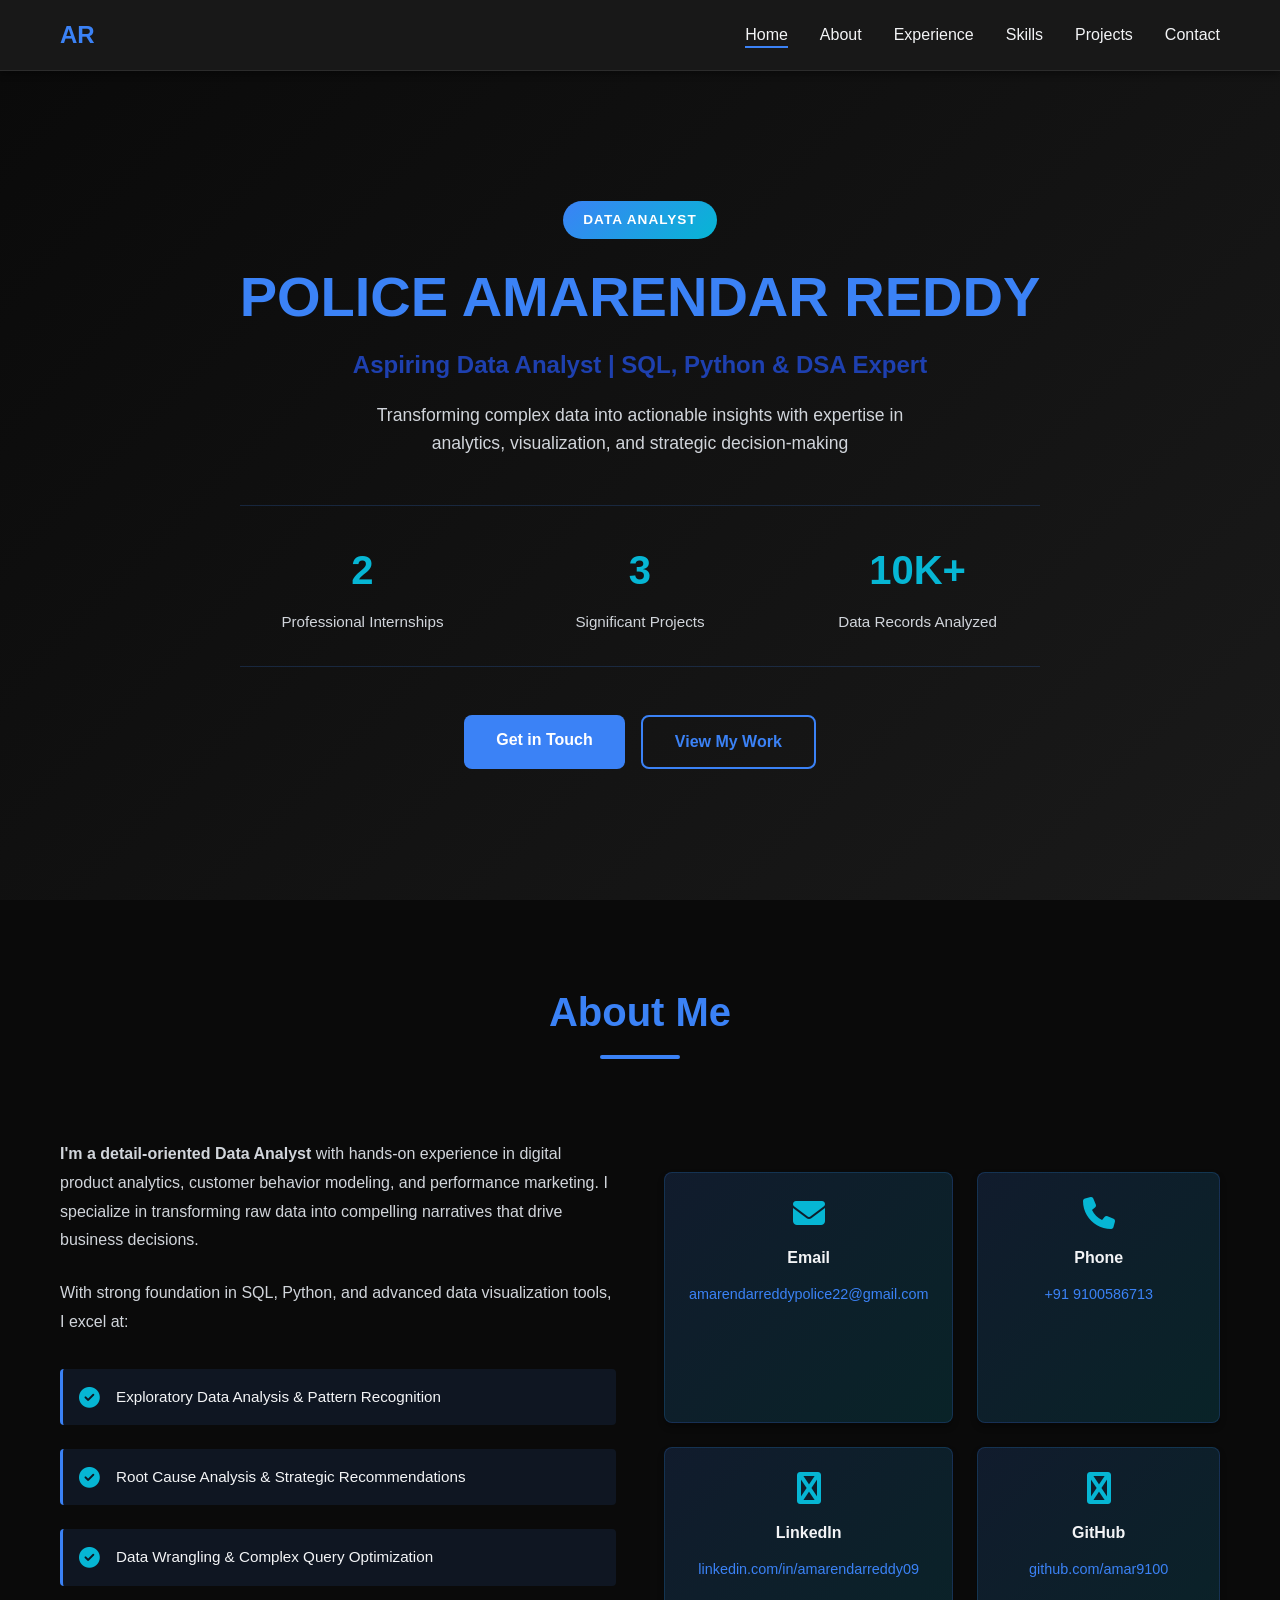
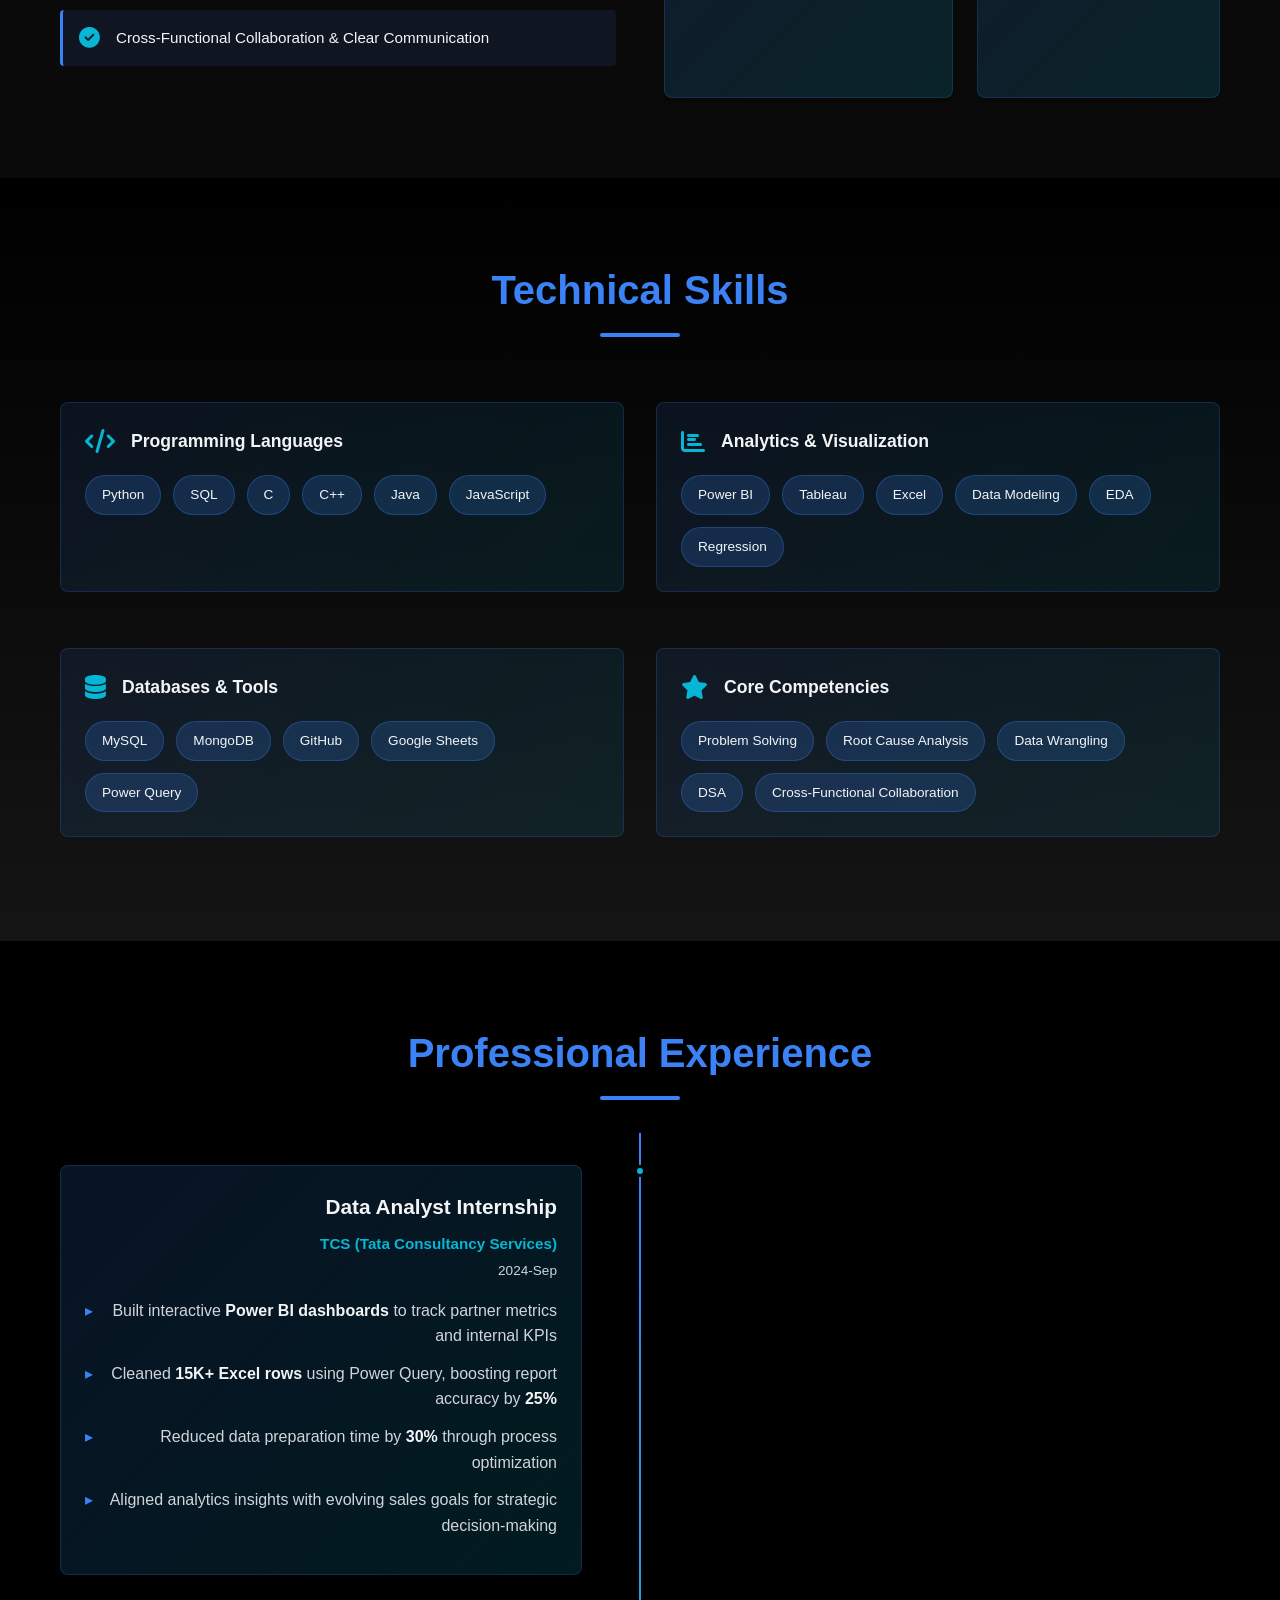
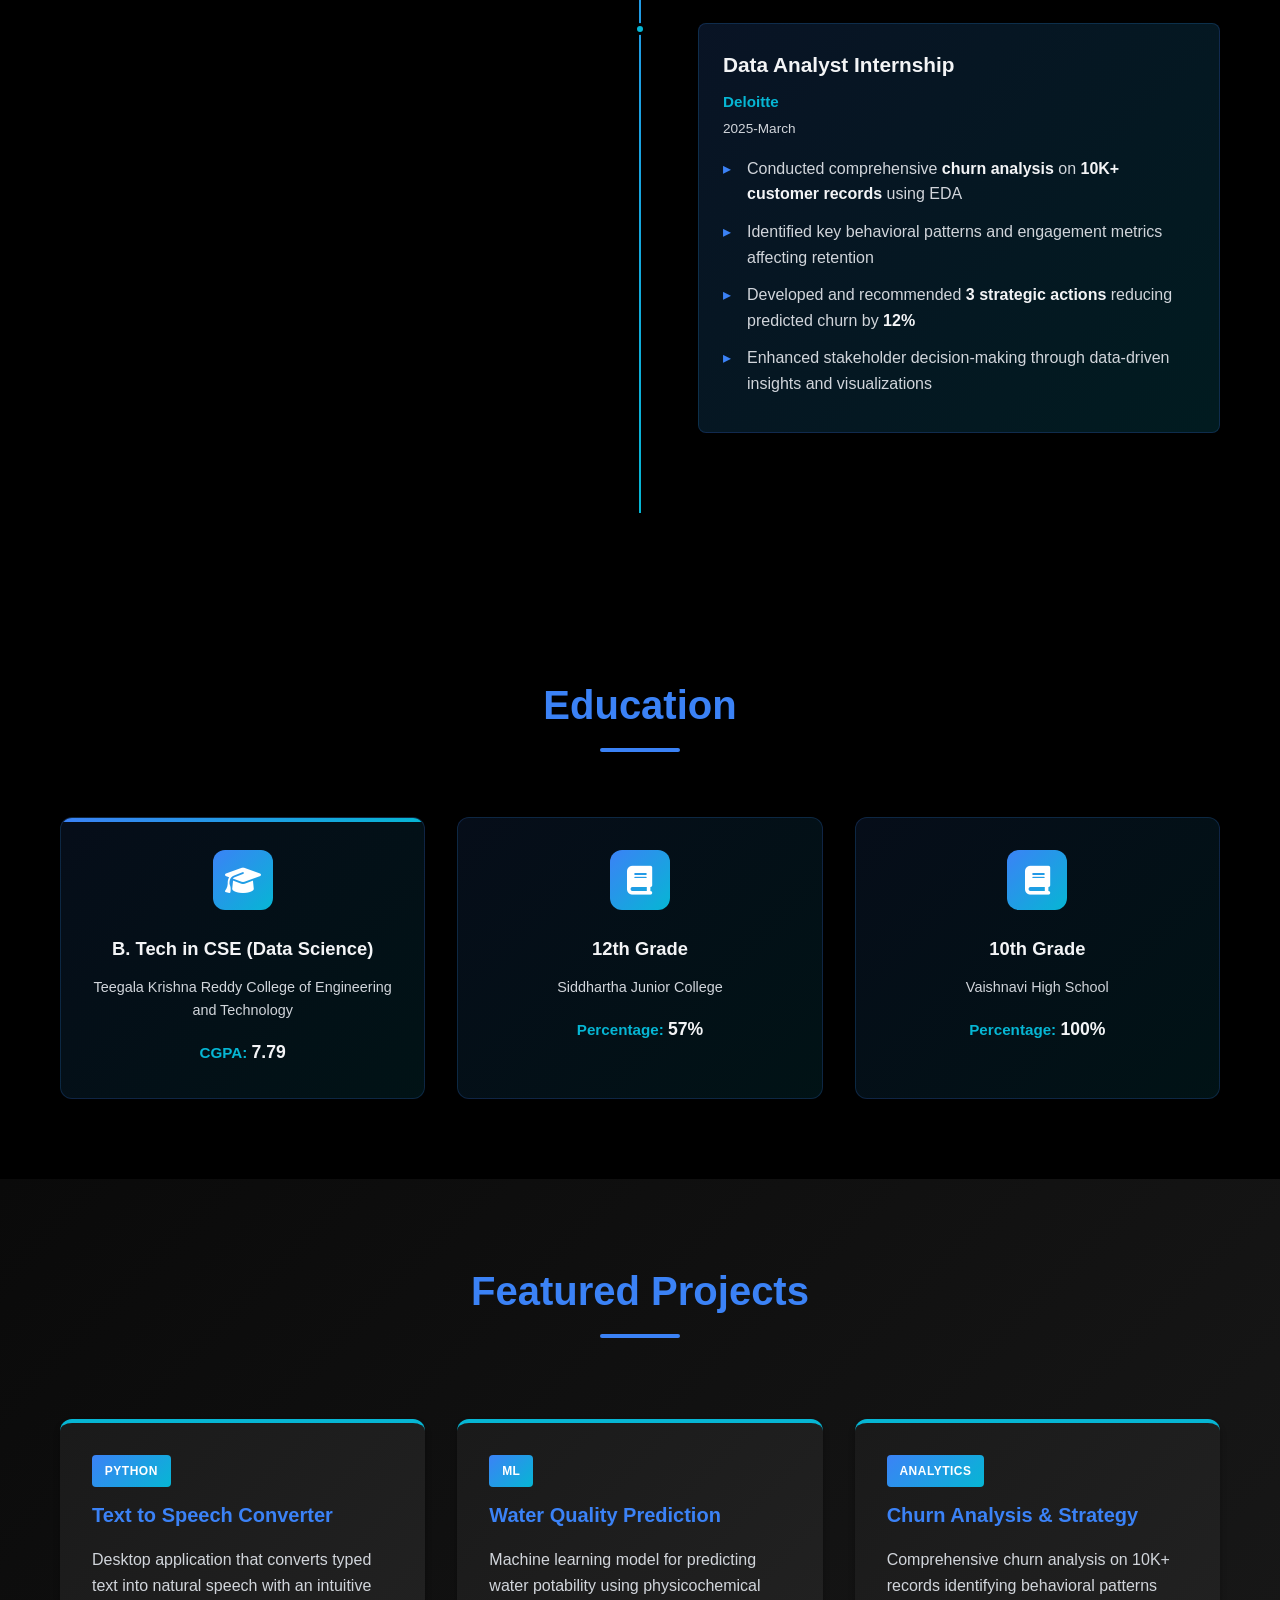
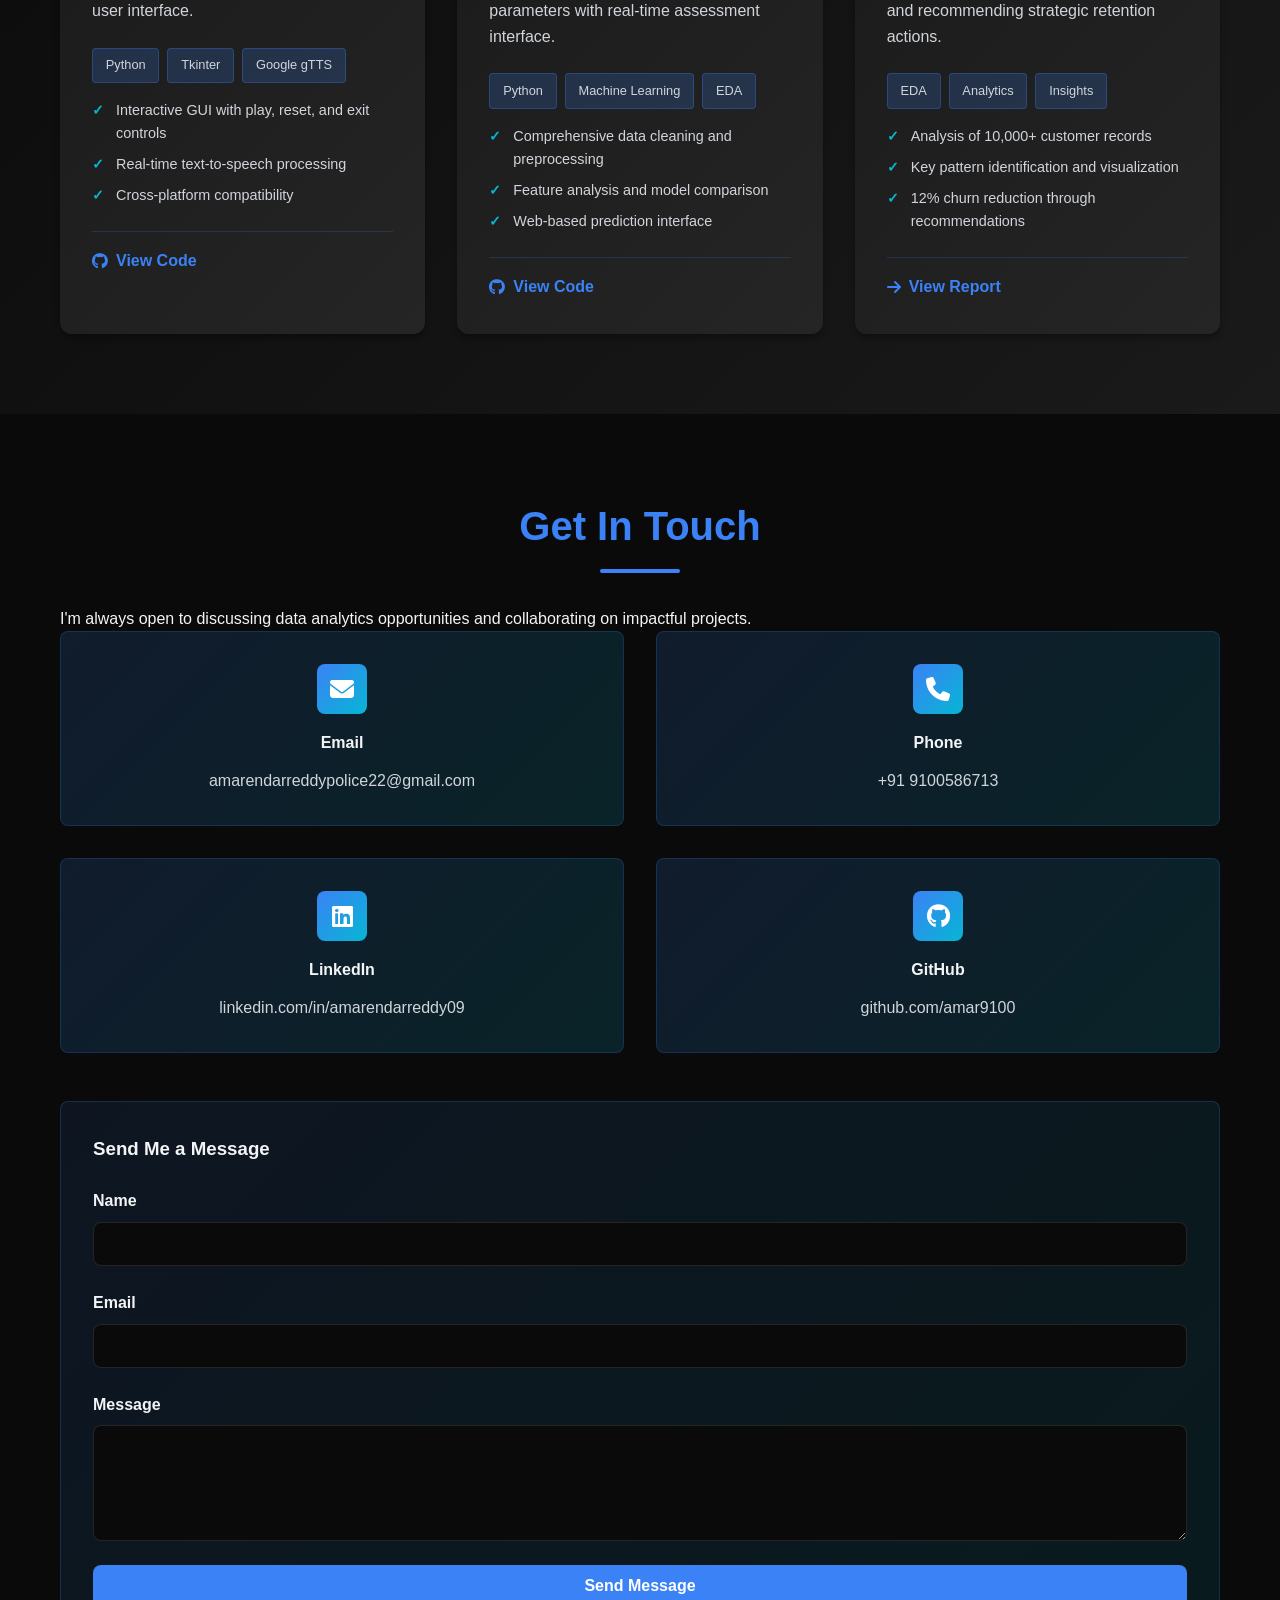
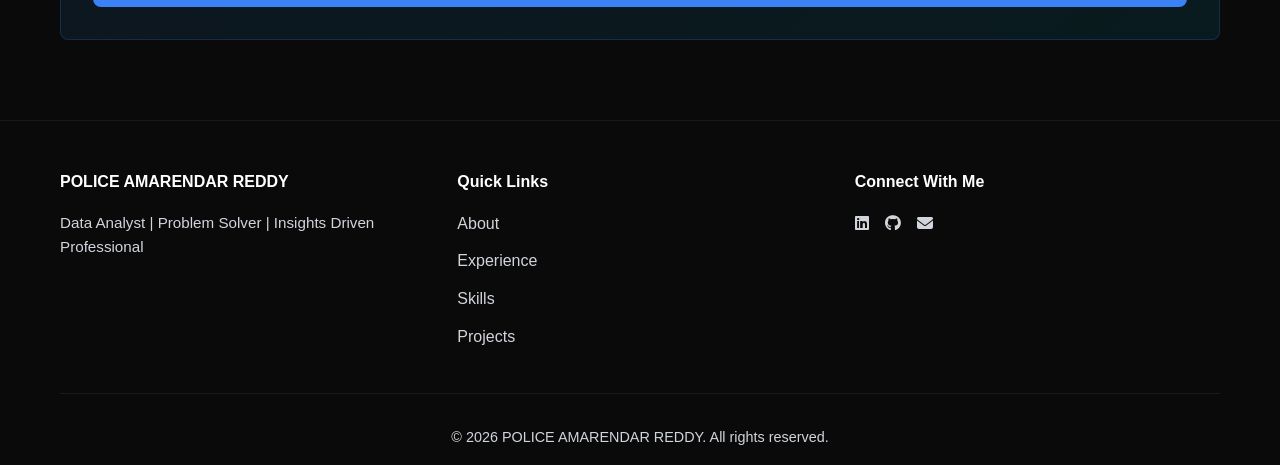
<file: index.html>
<!DOCTYPE html>
<html lang="en">
<head>
    <meta charset="UTF-8">
    <meta name="viewport" content="width=device-width, initial-scale=1.0">
    <meta name="description" content="Professional portfolio of POLICE AMARENDAR REDDY - Data Analyst with expertise in SQL, Python, Data Analytics and visualization.">
    <meta name="keywords" content="Data Analyst, SQL, Python, Power BI, Analytics, Portfolio">
    <meta name="author" content="POLICE AMARENDAR REDDY">
    <meta name="theme-color" content="#3b82f6">
    <title>POLICE AMARENDAR REDDY - Data Analyst Portfolio</title>
    <link rel="stylesheet" href="styles.css">
    <link rel="stylesheet" href="https://cdnjs.cloudflare.com/ajax/libs/font-awesome/6.4.0/css/all.min.css">
</head>
<body>
    <!-- Navigation -->
    <nav class="navbar">
        <div class="container">
            <div class="nav-wrapper">
                <div class="logo">AR</div>
                <button class="menu-toggle" id="menuToggle">
                    <span></span>
                    <span></span>
                    <span></span>
                </button>
                <ul class="nav-links" id="navLinks">
                    <li><a href="#home" class="nav-link active">Home</a></li>
                    <li><a href="#about" class="nav-link">About</a></li>
                    <li><a href="#experience" class="nav-link">Experience</a></li>
                    <li><a href="#skills" class="nav-link">Skills</a></li>
                    <li><a href="#projects" class="nav-link">Projects</a></li>
                    <li><a href="#contact" class="nav-link">Contact</a></li>
                </ul>
            </div>
        </div>
    </nav>

    <!-- Hero Section -->
    <section id="home" class="hero">
        <div class="container">
            <div class="hero-content">
                <div class="hero-badge">Data Analyst</div>
                <h1 class="hero-title">POLICE AMARENDAR REDDY</h1>
                <p class="hero-subtitle">Aspiring Data Analyst | SQL, Python & DSA Expert</p>
                <p class="hero-desc">Transforming complex data into actionable insights with expertise in analytics, visualization, and strategic decision-making</p>
                <div class="hero-stats">
                    <div class="stat">
                        <div class="stat-number">2</div>
                        <div class="stat-label">Professional Internships</div>
                    </div>
                    <div class="stat">
                        <div class="stat-number">3</div>
                        <div class="stat-label">Significant Projects</div>
                    </div>
                    <div class="stat">
                        <div class="stat-number">10K+</div>
                        <div class="stat-label">Data Records Analyzed</div>
                    </div>
                </div>
                <div class="hero-buttons">
                    <a href="#contact" class="btn btn-primary">Get in Touch</a>
                    <a href="#projects" class="btn btn-secondary">View My Work</a>
                </div>
            </div>
        </div>
    </section>

    <!-- About Section -->
    <section id="about" class="about">
        <div class="container">
            <h2 class="section-title">About Me</h2>
            <div class="about-grid">
                <div class="about-text">
                    <p><strong>I'm a detail-oriented Data Analyst</strong> with hands-on experience in digital product analytics, customer behavior modeling, and performance marketing. I specialize in transforming raw data into compelling narratives that drive business decisions.</p>
                    <p>With strong foundation in SQL, Python, and advanced data visualization tools, I excel at:</p>
                    <div class="about-highlights">
                        <div class="highlight-item">
                            <i class="fas fa-check-circle"></i>
                            <span>Exploratory Data Analysis & Pattern Recognition</span>
                        </div>
                        <div class="highlight-item">
                            <i class="fas fa-check-circle"></i>
                            <span>Root Cause Analysis & Strategic Recommendations</span>
                        </div>
                        <div class="highlight-item">
                            <i class="fas fa-check-circle"></i>
                            <span>Data Wrangling & Complex Query Optimization</span>
                        </div>
                        <div class="highlight-item">
                            <i class="fas fa-check-circle"></i>
                            <span>Cross-Functional Collaboration & Clear Communication</span>
                        </div>
                    </div>
                </div>
                <div class="about-cards">
                    <div class="info-card">
                        <i class="fas fa-envelope"></i>
                        <h4>Email</h4>
                        <p><a href="mailto:amarendarreddypolice22@gmail.com">amarendarreddypolice22@gmail.com</a></p>
                    </div>
                    <div class="info-card">
                        <i class="fas fa-phone"></i>
                        <h4>Phone</h4>
                        <p><a href="tel:+919100586713">+91 9100586713</a></p>
                    </div>
                    <div class="info-card">
                        <i class="fas fa-linkedin"></i>
                        <h4>LinkedIn</h4>
                        <p><a href="https://linkedin.com/in/amarendarreddy09/" target="_blank">linkedin.com/in/amarendarreddy09</a></p>
                    </div>
                    <div class="info-card">
                        <i class="fas fa-github"></i>
                        <h4>GitHub</h4>
                        <p><a href="https://github.com/amar9100" target="_blank">github.com/amar9100</a></p>
                    </div>
                </div>
            </div>
        </div>
    </section>

    <!-- Skills Section -->
    <section id="skills" class="skills">
        <div class="container">
            <h2 class="section-title">Technical Skills</h2>
            <div class="skills-grid">
                <div class="skill-category">
                    <div class="skill-header">
                        <i class="fas fa-code"></i>
                        <h3>Programming Languages</h3>
                    </div>
                    <div class="skill-list">
                        <span class="skill-tag">Python</span>
                        <span class="skill-tag">SQL</span>
                        <span class="skill-tag">C</span>
                        <span class="skill-tag">C++</span>
                        <span class="skill-tag">Java</span>
                        <span class="skill-tag">JavaScript</span>
                    </div>
                </div>

                <div class="skill-category">
                    <div class="skill-header">
                        <i class="fas fa-chart-bar"></i>
                        <h3>Analytics & Visualization</h3>
                    </div>
                    <div class="skill-list">
                        <span class="skill-tag">Power BI</span>
                        <span class="skill-tag">Tableau</span>
                        <span class="skill-tag">Excel</span>
                        <span class="skill-tag">Data Modeling</span>
                        <span class="skill-tag">EDA</span>
                        <span class="skill-tag">Regression</span>
                    </div>
                </div>

                <div class="skill-category">
                    <div class="skill-header">
                        <i class="fas fa-database"></i>
                        <h3>Databases & Tools</h3>
                    </div>
                    <div class="skill-list">
                        <span class="skill-tag">MySQL</span>
                        <span class="skill-tag">MongoDB</span>
                        <span class="skill-tag">GitHub</span>
                        <span class="skill-tag">Google Sheets</span>
                        <span class="skill-tag">Power Query</span>
                    </div>
                </div>

                <div class="skill-category">
                    <div class="skill-header">
                        <i class="fas fa-star"></i>
                        <h3>Core Competencies</h3>
                    </div>
                    <div class="skill-list">
                        <span class="skill-tag">Problem Solving</span>
                        <span class="skill-tag">Root Cause Analysis</span>
                        <span class="skill-tag">Data Wrangling</span>
                        <span class="skill-tag">DSA</span>
                        <span class="skill-tag">Cross-Functional Collaboration</span>
                    </div>
                </div>
            </div>
        </div>
    </section>

    <!-- Experience Section -->
    <section id="experience" class="experience">
        <div class="container">
            <h2 class="section-title">Professional Experience</h2>
            <div class="experience-timeline">
                <div class="experience-item">
                    <div class="exp-marker"></div>
                    <div class="exp-content">
                        <div class="exp-header">
                            <h3>Data Analyst Internship</h3>
                            <span class="exp-company">TCS (Tata Consultancy Services)</span>
                            <span class="exp-period">2024-Sep</span>
                        </div>
                        <ul class="exp-details">
                            <li>Built interactive <strong>Power BI dashboards</strong> to track partner metrics and internal KPIs</li>
                            <li>Cleaned <strong>15K+ Excel rows</strong> using Power Query, boosting report accuracy by <strong>25%</strong></li>
                            <li>Reduced data preparation time by <strong>30%</strong> through process optimization</li>
                            <li>Aligned analytics insights with evolving sales goals for strategic decision-making</li>
                        </ul>
                    </div>
                </div>
                <div class="experience-item">
                    <div class="exp-marker"></div>
                    <div class="exp-content">
                        <div class="exp-header">
                            <h3>Data Analyst Internship</h3>
                            <span class="exp-company">Deloitte</span>
                            <span class="exp-period">2025-March</span>
                        </div>
                        <ul class="exp-details">
                            <li>Conducted comprehensive <strong>churn analysis</strong> on <strong>10K+ customer records</strong> using EDA</li>
                            <li>Identified key behavioral patterns and engagement metrics affecting retention</li>
                            <li>Developed and recommended <strong>3 strategic actions</strong> reducing predicted churn by <strong>12%</strong></li>
                            <li>Enhanced stakeholder decision-making through data-driven insights and visualizations</li>
                        </ul>
                    </div>
                </div>
            </div>
        </div>
    </section>

    <!-- Education Section -->
    <section id="education" class="education">
        <div class="container">
            <h2 class="section-title">Education</h2>
            <div class="education-grid">
                <div class="edu-card primary">
                    <div class="edu-icon">
                        <i class="fas fa-graduation-cap"></i>
                    </div>
                    <h3>B. Tech in CSE (Data Science)</h3>
                    <p class="edu-institution">Teegala Krishna Reddy College of Engineering and Technology</p>
                    <p class="edu-score">CGPA: <strong>7.79</strong></p>
                </div>
                <div class="edu-card">
                    <div class="edu-icon">
                        <i class="fas fa-book"></i>
                    </div>
                    <h3>12th Grade</h3>
                    <p class="edu-institution">Siddhartha Junior College</p>
                    <p class="edu-score">Percentage: <strong>57%</strong></p>
                </div>
                <div class="edu-card">
                    <div class="edu-icon">
                        <i class="fas fa-book"></i>
                    </div>
                    <h3>10th Grade</h3>
                    <p class="edu-institution">Vaishnavi High School</p>
                    <p class="edu-score">Percentage: <strong>100%</strong></p>
                </div>
            </div>
        </div>
    </section>

    <!-- Projects Section -->
    <section id="projects" class="projects">
        <div class="container">
            <h2 class="section-title">Featured Projects</h2>
            <div class="projects-grid">
                <div class="project-card">
                    <div class="project-badge">Python</div>
                    <div class="project-header">
                        <h3>Text to Speech Converter</h3>
                    </div>
                    <p class="project-desc">Desktop application that converts typed text into natural speech with an intuitive user interface.</p>
                    <div class="project-tech">
                        <span>Python</span>
                        <span>Tkinter</span>
                        <span>Google gTTS</span>
                    </div>
                    <ul class="project-features">
                        <li>Interactive GUI with play, reset, and exit controls</li>
                        <li>Real-time text-to-speech processing</li>
                        <li>Cross-platform compatibility</li>
                    </ul>
                    <div class="project-footer">
                        <a href="https://github.com/amar9100" target="_blank" class="project-link">
                            <i class="fab fa-github"></i> View Code
                        </a>
                    </div>
                </div>

                <div class="project-card">
                    <div class="project-badge">ML</div>
                    <div class="project-header">
                        <h3>Water Quality Prediction</h3>
                    </div>
                    <p class="project-desc">Machine learning model for predicting water potability using physicochemical parameters with real-time assessment interface.</p>
                    <div class="project-tech">
                        <span>Python</span>
                        <span>Machine Learning</span>
                        <span>EDA</span>
                    </div>
                    <ul class="project-features">
                        <li>Comprehensive data cleaning and preprocessing</li>
                        <li>Feature analysis and model comparison</li>
                        <li>Web-based prediction interface</li>
                    </ul>
                    <div class="project-footer">
                        <a href="https://github.com/amar9100" target="_blank" class="project-link">
                            <i class="fab fa-github"></i> View Code
                        </a>
                    </div>
                </div>

                <div class="project-card">
                    <div class="project-badge">Analytics</div>
                    <div class="project-header">
                        <h3>Churn Analysis & Strategy</h3>
                    </div>
                    <p class="project-desc">Comprehensive churn analysis on 10K+ records identifying behavioral patterns and recommending strategic retention actions.</p>
                    <div class="project-tech">
                        <span>EDA</span>
                        <span>Analytics</span>
                        <span>Insights</span>
                    </div>
                    <ul class="project-features">
                        <li>Analysis of 10,000+ customer records</li>
                        <li>Key pattern identification and visualization</li>
                        <li>12% churn reduction through recommendations</li>
                    </ul>
                    <div class="project-footer">
                        <a href="#" class="project-link">
                            <i class="fas fa-arrow-right"></i> View Report
                        </a>
                    </div>
                </div>
            </div>
        </div>
    </section>

    <!-- Contact Section -->
    <section id="contact" class="contact">
        <div class="container">
            <h2 class="section-title">Get In Touch</h2>
            <p class="contact-intro">I'm always open to discussing data analytics opportunities and collaborating on impactful projects.</p>
            
            <div class="contact-content">
                <div class="contact-info-grid">
                    <div class="contact-item">
                        <div class="contact-icon">
                            <i class="fas fa-envelope"></i>
                        </div>
                        <h4>Email</h4>
                        <a href="mailto:amarendarreddypolice22@gmail.com">amarendarreddypolice22@gmail.com</a>
                    </div>
                    <div class="contact-item">
                        <div class="contact-icon">
                            <i class="fas fa-phone"></i>
                        </div>
                        <h4>Phone</h4>
                        <a href="tel:+919100586713">+91 9100586713</a>
                    </div>
                    <div class="contact-item">
                        <div class="contact-icon">
                            <i class="fab fa-linkedin"></i>
                        </div>
                        <h4>LinkedIn</h4>
                        <a href="https://linkedin.com/in/amarendarreddy09/" target="_blank">linkedin.com/in/amarendarreddy09</a>
                    </div>
                    <div class="contact-item">
                        <div class="contact-icon">
                            <i class="fab fa-github"></i>
                        </div>
                        <h4>GitHub</h4>
                        <a href="https://github.com/amar9100" target="_blank">github.com/amar9100</a>
                    </div>
                </div>

                <div class="contact-form-box">
                    <h3>Send Me a Message</h3>
                    <form class="contact-form" id="contactForm">
                        <div class="form-group">
                            <label for="name">Name</label>
                            <input type="text" id="name" name="name" required>
                        </div>
                        <div class="form-group">
                            <label for="email">Email</label>
                            <input type="email" id="email" name="email" required>
                        </div>
                        <div class="form-group">
                            <label for="message">Message</label>
                            <textarea id="message" name="message" rows="5" required></textarea>
                        </div>
                        <button type="submit" class="btn btn-primary">Send Message</button>
                    </form>
                </div>
            </div>
        </div>
    </section>

    <!-- Footer -->
    <footer class="footer">
        <div class="container">
            <div class="footer-content">
                <div class="footer-section">
                    <h4>POLICE AMARENDAR REDDY</h4>
                    <p>Data Analyst | Problem Solver | Insights Driven Professional</p>
                </div>
                <div class="footer-section">
                    <h4>Quick Links</h4>
                    <ul>
                        <li><a href="#about">About</a></li>
                        <li><a href="#experience">Experience</a></li>
                        <li><a href="#skills">Skills</a></li>
                        <li><a href="#projects">Projects</a></li>
                    </ul>
                </div>
                <div class="footer-section">
                    <h4>Connect With Me</h4>
                    <div class="social-links">
                        <a href="https://linkedin.com/in/amarendarreddy09/" target="_blank" title="LinkedIn">
                            <i class="fab fa-linkedin"></i>
                        </a>
                        <a href="https://github.com/amar9100" target="_blank" title="GitHub">
                            <i class="fab fa-github"></i>
                        </a>
                        <a href="mailto:amarendarreddypolice22@gmail.com" title="Email">
                            <i class="fas fa-envelope"></i>
                        </a>
                    </div>
                </div>
            </div>
            <div class="footer-bottom">
                <p>&copy; 2026 POLICE AMARENDAR REDDY. All rights reserved.</p>
            </div>
        </div>
    </footer>

    <script src="script.js"></script>
</body>
</html>
</file>
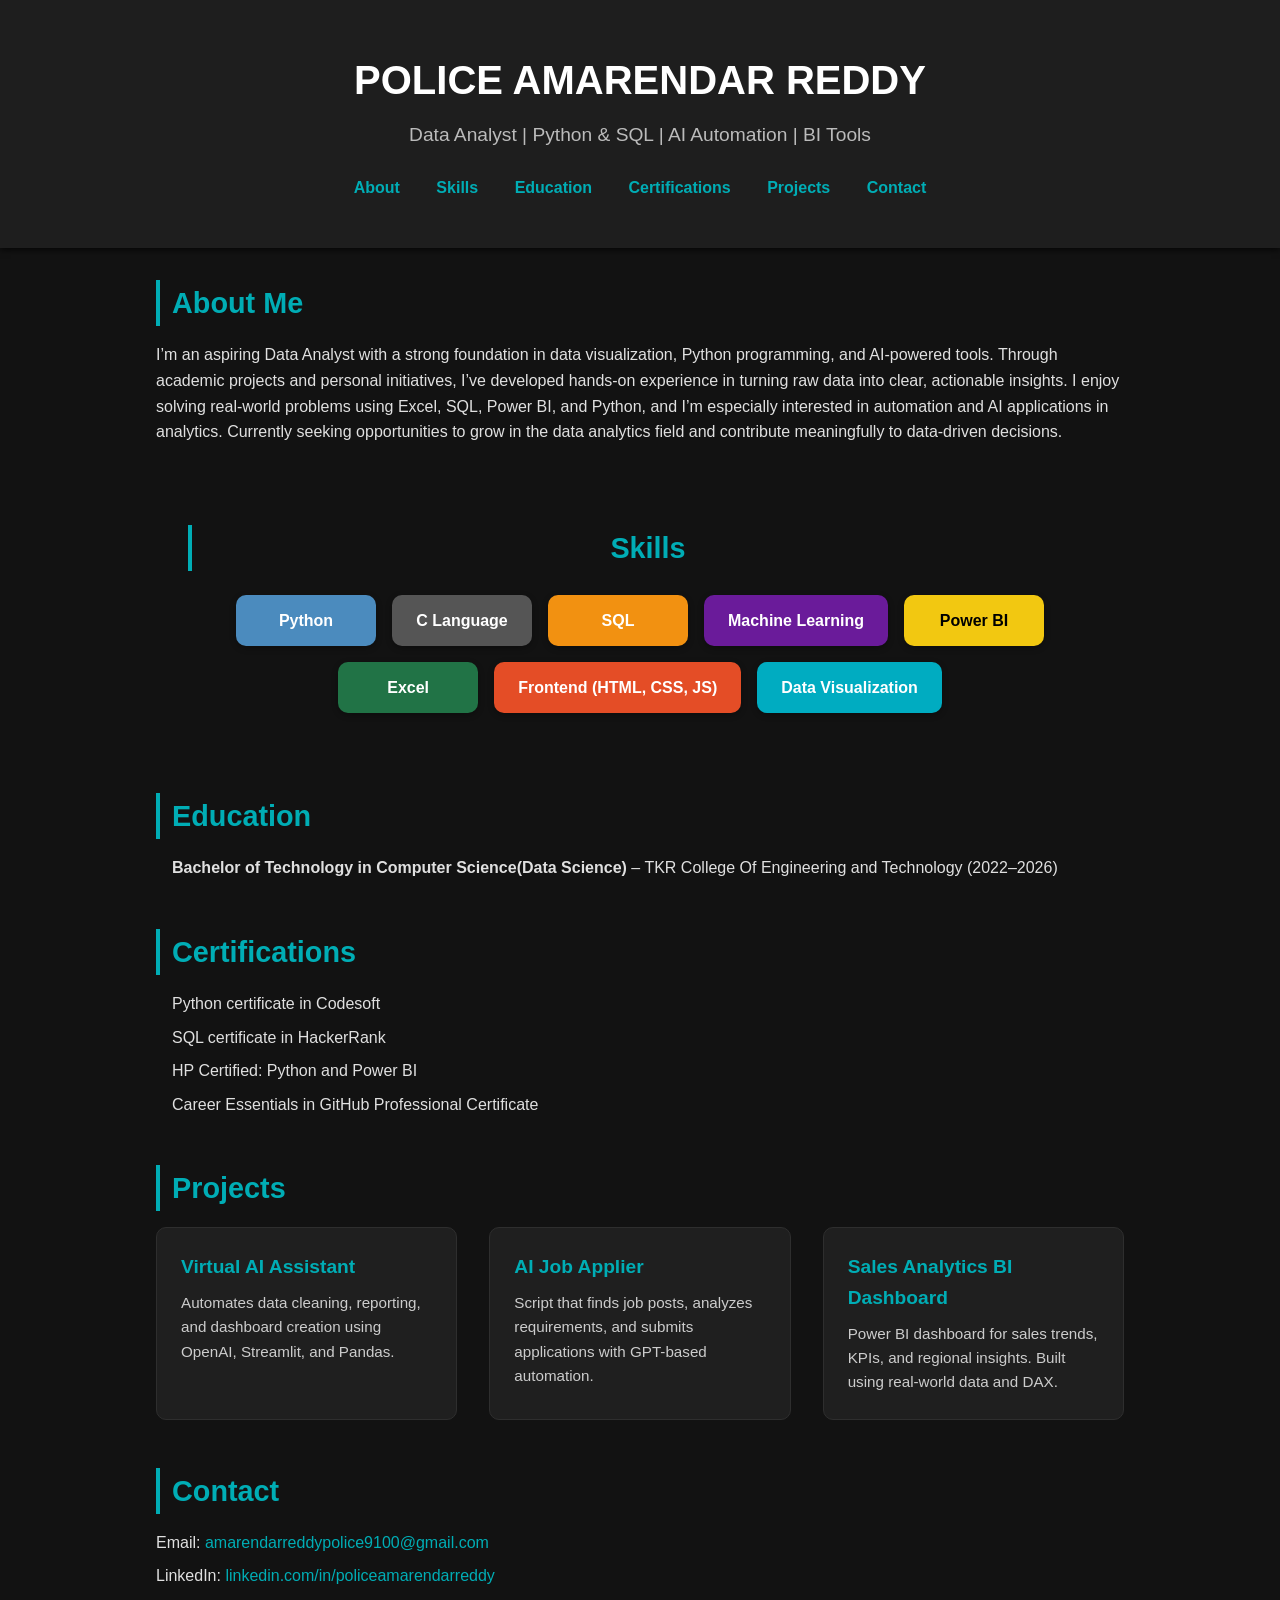
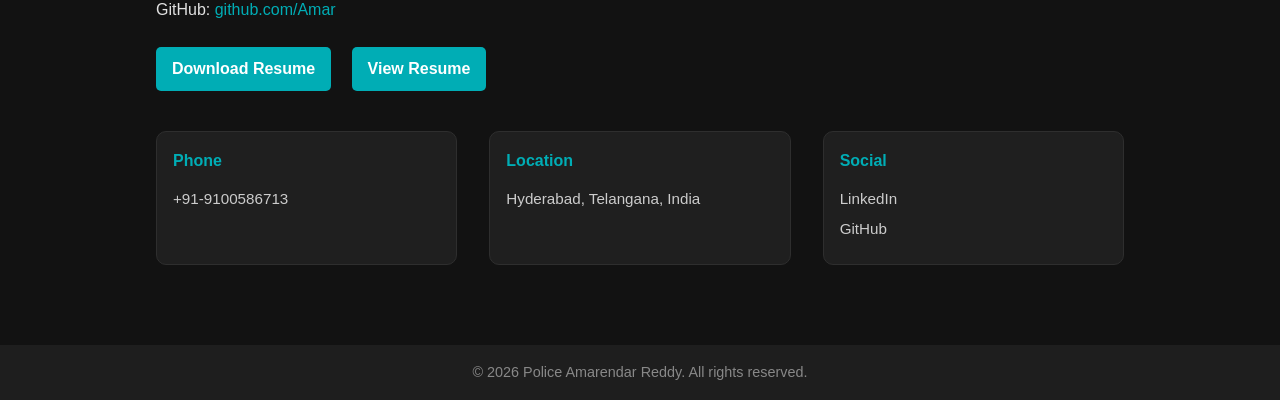
<file: amar.html>
<!DOCTYPE html>
<html lang="en">
<head>
  <meta charset="UTF-8" />
  <meta name="viewport" content="width=device-width, initial-scale=1.0"/>
  <title>Police Amarendar Reddy | Data Analyst Portfolio</title>
  <style>
    * {
      margin: 0;
      padding: 0;
      box-sizing: border-box;
    }

    body {
      font-family: 'Segoe UI', sans-serif;
      line-height: 1.6;
      background-color: #121212;
      background-image: url('https://www.transparenttextures.com/patterns/black-linen.png');
      color: #e0e0e0;
    }

    a {
      color: #00adb5;
      text-decoration: none;
    }

    a:hover {
      text-decoration: underline;
    }

    header {
      text-align: center;
      background-color: #1e1e1e;
      padding: 3rem 1rem;
      box-shadow: 0 2px 6px rgba(0,0,0,0.7);
    }

    header h1 {
      font-size: 2.5rem;
      color: #ffffff;
    }

    header p {
      font-size: 1.2rem;
      color: #bbbbbb;
      margin-top: 0.5rem;
    }

    nav {
      margin-top: 1.5rem;
    }

    nav a {
      margin: 0 1rem;
      font-weight: 600;
    }

    .container {
      max-width: 1000px;
      margin: auto;
      padding: 2rem 1rem;
    }

    section {
      margin-bottom: 3rem;
    }

    h2 {
      font-size: 1.8rem;
      color: #00adb5;
      border-left: 4px solid #00adb5;
      padding-left: 0.75rem;
      margin-bottom: 1rem;
    }

    ul {
      list-style: none;
      padding-left: 1rem;
    }

    ul li {
      margin-bottom: 0.5rem;
    }

    .projects-grid {
      display: grid;
      grid-template-columns: repeat(auto-fit, minmax(280px, 1fr));
      gap: 2rem;
    }

    .project-card {
      background-color: #1f1f1f;
      padding: 1.5rem;
      border-radius: 10px;
      transition: transform 0.3s, box-shadow 0.3s;
      border: 1px solid #2e2e2e;
    }

    .project-card:hover {
      transform: translateY(-5px);
      box-shadow: 0 0 12px rgba(0, 173, 181, 0.4);
    }

    .project-card h3 {
      margin-bottom: 0.5rem;
      font-size: 1.2rem;
    }

    .project-card p {
      font-size: 0.95rem;
      color: #cccccc;
    }

    .contact a {
      display: inline-block;
      margin-bottom: 0.5rem;
    }

    .resume-buttons {
      margin-top: 1rem;
    }

    .resume-buttons a {
      display: inline-block;
      padding: 0.6rem 1rem;
      background-color: #00adb5;
      color: #fff;
      border-radius: 5px;
      margin-right: 1rem;
      font-weight: 600;
      transition: background-color 0.3s;
    }

    .resume-buttons a:hover {
      background-color: #009ba4;
    }

    footer {
      text-align: center;
      background-color: #1e1e1e;
      padding: 1rem;
      font-size: 0.9rem;
      color: #888;
    }

    @media (max-width: 600px) {
      header h1 {
        font-size: 2rem;
      }
      nav a {
        display: block;
        margin: 0.5rem 0;
      }
      .resume-buttons a {
        display: block;
        margin-bottom: 1rem;
      }
    }

    #skills {
      padding: 2rem;
      color: #00adb5;
    }

    #skills h2 {
      text-align: center;
      margin-bottom: 1.5rem;
      color: #00adb5;
    }

    .skills-grid {
      display: flex;
      flex-wrap: wrap;
      justify-content: center;
      gap: 1rem;
    }

    .skill-box {
      padding: 0.8rem 1.5rem;
      border-radius: 10px;
      font-weight: bold;
      color: #fff;
      font-size: 1rem;
      min-width: 140px;
      text-align: center;
      transition: transform 0.2s ease;
      box-shadow: 0 2px 6px rgba(0,0,0,0.3);
    }

    .skill-box:hover {
      transform: scale(1.05);
    }

    .python { background-color: #4B8BBE; }
    .c-lang { background-color: #555; }
    .sql { background-color: #f29111; }
    .ml { background-color: #6a1b9a; }
    .powerbi { background-color: #f2c811; color: #000; }
    .excel { background-color: #217346; }
    .frontend { background-color: #e44d26; }
    .viz { background-color: #00acc1; }

    /* ✅ New Contact Column Style */
    .contact-columns {
      display: flex;
      flex-wrap: wrap;
      gap: 2rem;
      margin-top: 2rem;
    }

    .contact-column {
      flex: 1 1 250px;
      background-color: #1f1f1f;
      padding: 1rem;
      border-radius: 10px;
      border: 1px solid #2e2e2e;
    }

    .contact-column h4 {
      margin-bottom: 0.8rem;
      color: #00adb5;
    }

    .contact-column p, .contact-column a {
      color: #cccccc;
      font-size: 0.95rem;
      margin-bottom: 0.4rem;
      display: block;
    }
  </style>
</head>
<body>

  <header>
    <h1>POLICE AMARENDAR REDDY</h1>
    <p>Data Analyst | Python & SQL | AI Automation | BI Tools</p>
    <nav>
      <a href="#about">About</a>
      <a href="#skills">Skills</a>
      <a href="#education">Education</a>
      <a href="#certifications">Certifications</a>
      <a href="#projects">Projects</a>
      <a href="#contact">Contact</a>
    </nav>
  </header>

  <main class="container">
    <section id="about">
      <h2>About Me</h2>
      <p>
        I’m an aspiring Data Analyst with a strong foundation in data visualization, Python programming, and AI-powered tools.
        Through academic projects and personal initiatives, I’ve developed hands-on experience in turning raw data into clear, actionable insights.
        I enjoy solving real-world problems using Excel, SQL, Power BI, and Python, and I’m especially interested in automation and AI applications in analytics.
        Currently seeking opportunities to grow in the data analytics field and contribute meaningfully to data-driven decisions.
      </p>
    </section>

    <section id="skills">
      <h2>Skills</h2>
      <div class="skills-grid">
        <div class="skill-box python">Python</div>
        <div class="skill-box c-lang">C Language</div>
        <div class="skill-box sql">SQL</div>
        <div class="skill-box ml">Machine Learning</div>
        <div class="skill-box powerbi">Power BI</div>
        <div class="skill-box excel">Excel</div>
        <div class="skill-box frontend">Frontend (HTML, CSS, JS)</div>
        <div class="skill-box viz">Data Visualization</div>
      </div>
    </section>

    <section id="education">
      <h2>Education</h2>
      <ul>
        <li><strong>Bachelor of Technology in Computer Science(Data Science)</strong> 
            – TKR College Of Engineering and Technology (2022–2026)</li>
      </ul>
    </section>

    <section id="certifications">
      <h2>Certifications</h2>
      <ul>
        <li>Python certificate in Codesoft</li>
        <li>SQL certificate in HackerRank</li>
        <li>HP Certified: Python and Power BI</li>
        <li>Career Essentials in GitHub Professional Certificate</li>
      </ul>
    </section>

    <section id="projects">
      <h2>Projects</h2>
      <div class="projects-grid">
        <div class="project-card">
          <h3><a href="https://github.com/yourusername/virtual-ai-assistant" target="_blank">Virtual AI Assistant</a></h3>
          <p>Automates data cleaning, reporting, and dashboard creation using OpenAI, Streamlit, and Pandas.</p>
        </div>
        <div class="project-card">
          <h3><a href="https://github.com/yourusername/ai-job-applier" target="_blank">AI Job Applier</a></h3>
          <p>Script that finds job posts, analyzes requirements, and submits applications with GPT-based automation.</p>
        </div>
        <div class="project-card">
          <h3><a href="https://github.com/yourusername/bi-dashboard" target="_blank">Sales Analytics BI Dashboard</a></h3>
          <p>Power BI dashboard for sales trends, KPIs, and regional insights. Built using real-world data and DAX.</p>
        </div>
      </div>
    </section>

    <section id="contact" class="contact">
      <h2>Contact</h2>
      <p>Email: <a href="mailto:amarendarreddypolice9100@gmail.com">amarendarreddypolice9100@gmail.com</a></p>
      <p>LinkedIn: <a href="https://www.linkedin.com/in/police-amarendar-reddy-a237462a8/" target="_blank">linkedin.com/in/policeamarendarreddy</a></p>
      <p>GitHub: <a href="https://github.com/Amar" target="_blank">github.com/Amar</a></p>
      <div class="resume-buttons">
        <a href="AmarendarResume.pdf" download>Download Resume</a>
        <a href="AmarendarResume.pdf" target="_blank">View Resume</a>
      </div>

      <!-- ✅ Contact Columns Section -->
      <div class="contact-columns">
        <div class="contact-column">
          <h4>Phone</h4>
          <p>+91-9100586713</p>
        </div>
        <div class="contact-column">
          <h4>Location</h4>
          <p>Hyderabad, Telangana, India</p>
        </div>
        <div class="contact-column">
          <h4>Social</h4>
          <a href="https://www.linkedin.com/in/police-amarendar-reddy-a237462a8/" target="_blank">LinkedIn</a>
          <a href="https://github.com/Amar" target="_blank">GitHub</a>
        </div>
      </div>
    </section>
  </main>

  <footer>
    <p>&copy; <span id="year"></span> Police Amarendar Reddy. All rights reserved.</p>
  </footer>

  <script>
    document.getElementById("year").textContent = new Date().getFullYear();
  </script>
</body>
</html>
</file>
<file: styles.css>
/* =====================
   GLOBAL STYLES
   ===================== */

* {
    margin: 0;
    padding: 0;
    box-sizing: border-box;
}

:root {
    --primary-color: #3b82f6;
    --secondary-color: #1e40af;
    --accent-color: #06b6d4;
    --text-color: #f3f4f6;
    --text-secondary: #d1d5db;
    --bg-color: #1a1a1a;
    --bg-light: #252525;
    --border-color: #404040;
    --shadow: 0 4px 6px rgba(0, 0, 0, 0.3);
    --transition: all 0.3s ease;
}

body {
    font-family: -apple-system, BlinkMacSystemFont, 'Segoe UI', Roboto, Oxygen, Ubuntu, Cantarell, sans-serif;
    color: var(--text-color);
    background-color: #000000;
    line-height: 1.6;
}

a {
    color: var(--primary-color);
    text-decoration: none;
    transition: var(--transition);
}

a:hover {
    color: var(--secondary-color);
}

.container {
    max-width: 1200px;
    margin: 0 auto;
    padding: 0 20px;
}

/* =====================
   NAVIGATION
   ===================== */

.navbar {
    position: fixed;
    top: 0;
    width: 100%;
    background-color: rgba(26, 26, 26, 0.95);
    box-shadow: var(--shadow);
    z-index: 1000;
    border-bottom: 1px solid rgba(64, 64, 64, 0.5);
}

.nav-wrapper {
    display: flex;
    justify-content: space-between;
    align-items: center;
    padding: 1rem 0;
}

.logo {
    font-size: 1.5rem;
    font-weight: 700;
    color: var(--primary-color);
}

.nav-links {
    display: flex;
    list-style: none;
    gap: 2rem;
}

.nav-link {
    color: var(--text-color);
    font-weight: 500;
    position: relative;
    transition: var(--transition);
}

.nav-link::after {
    content: '';
    position: absolute;
    bottom: -5px;
    left: 0;
    width: 0;
    height: 2px;
    background-color: var(--primary-color);
    transition: width 0.3s ease;
}

.nav-link:hover::after,
.nav-link.active::after {
    width: 100%;
}

.menu-toggle {
    display: none;
    background: none;
    border: none;
    cursor: pointer;
    flex-direction: column;
    gap: 5px;
}

.menu-toggle span {
    width: 25px;
    height: 3px;
    background-color: var(--text-color);
    transition: var(--transition);
}

/* =====================
   HERO SECTION
   ===================== */

.hero {
    margin-top: 70px;
    min-height: calc(100vh - 70px);
    display: flex;
    align-items: center;
    justify-content: center;
    background: linear-gradient(135deg, #0a0a0a 0%, #1a1a1a 100%);
    padding: 3rem 0;
}

.hero-content {
    text-align: center;
    animation: fadeIn 0.8s ease-in;
}

.hero-title {
    font-size: 3.5rem;
    font-weight: 800;
    margin-bottom: 1rem;
    color: var(--primary-color);
    line-height: 1.2;
}

.hero-subtitle {
    font-size: 1.5rem;
    color: var(--secondary-color);
    margin-bottom: 1rem;
    font-weight: 600;
}

.hero-desc {
    font-size: 1.1rem;
    color: var(--text-secondary);
    margin-bottom: 2rem;
    max-width: 600px;
    margin-left: auto;
    margin-right: auto;
}

.hero-buttons {
    display: flex;
    gap: 1rem;
    justify-content: center;
    flex-wrap: wrap;
}

/* =====================
   BUTTONS
   ===================== */

.btn {
    padding: 0.75rem 2rem;
    border-radius: 0.5rem;
    font-weight: 600;
    border: none;
    cursor: pointer;
    transition: var(--transition);
    font-size: 1rem;
}

.btn-primary {
    background-color: var(--primary-color);
    color: white;
}

.btn-primary:hover {
    background-color: var(--secondary-color);
    box-shadow: 0 6px 12px rgba(37, 99, 235, 0.2);
}

.btn-secondary {
    background-color: transparent;
    color: var(--primary-color);
    border: 2px solid var(--primary-color);
}

.btn-secondary:hover {
    background-color: var(--primary-color);
    color: white;
}

/* =====================
   SECTIONS
   ===================== */

section {
    padding: 5rem 0;
}

.section-title {
    font-size: 2.5rem;
    font-weight: 800;
    text-align: center;
    margin-bottom: 3rem;
    color: var(--primary-color);
    position: relative;
    display: inline-block;
    width: 100%;
}

.section-title::after {
    content: '';
    position: absolute;
    bottom: -15px;
    left: 50%;
    transform: translateX(-50%);
    width: 80px;
    height: 4px;
    background: var(--primary-color);
    border-radius: 2px;
}

/* =====================
   ABOUT SECTION
   ===================== */

.about {
    background-color: #0a0a0a;
}

.about-grid {
    display: grid;
    grid-template-columns: 1fr 1fr;
    gap: 3rem;
    margin-top: 3rem;
}

.about-text p {
    margin-bottom: 1.5rem;
    color: var(--text-secondary);
    line-height: 1.8;
}

.about-info {
    display: flex;
    flex-direction: column;
    gap: 1.5rem;
}

.info-card {
    background: linear-gradient(135deg, #1a1a1a 0%, #252525 100%);
    padding: 1.5rem;
    border-radius: 0.5rem;
    border-left: 4px solid var(--accent-color);
    box-shadow: var(--shadow);
}

.info-card h3 {
    color: var(--primary-color);
    margin-bottom: 0.5rem;
    font-size: 1rem;
}

.info-card p {
    color: var(--text-secondary);
}

.info-card a {
    color: var(--accent-color);
}

/* =====================
   SKILLS SECTION
   ===================== */

.skills {
    background-color: #0a0a0a;
}

.skills-grid {
    display: grid;
    grid-template-columns: repeat(auto-fit, minmax(300px, 1fr));
    gap: 2rem;
    margin-top: 3rem;
}

.skill-box {
    background: linear-gradient(135deg, #1a1a1a 0%, #252525 100%);
    padding: 2rem;
    border-radius: 0.75rem;
    border-top: 4px solid var(--primary-color);
    transition: var(--transition);
}

.skill-box:hover {
    box-shadow: 0 8px 16px rgba(59, 130, 246, 0.15);
    transform: translateY(-4px);
}

.skill-box h3 {
    color: var(--primary-color);
    margin-bottom: 1.5rem;
    font-size: 1.25rem;
}

.skill-list {
    display: flex;
    flex-wrap: wrap;
    gap: 0.75rem;
}

.skill-tag {
    background-color: var(--accent-color);
    color: white;
    padding: 0.5rem 1rem;
    border-radius: 20px;
    font-size: 0.9rem;
    font-weight: 500;
    transition: var(--transition);
}

.skill-tag:hover {
    background-color: var(--primary-color);
}

/* =====================
   PROJECTS SECTION
   ===================== */

.projects {
    background: linear-gradient(135deg, #0a0a0a 0%, #1a1a1a 100%);
}

.projects-grid {
    display: grid;
    grid-template-columns: repeat(auto-fit, minmax(350px, 1fr));
    gap: 2rem;
    margin-top: 3rem;
}

.project-card {
    background: linear-gradient(135deg, #1a1a1a 0%, #252525 100%);
    border-radius: 0.75rem;
    padding: 2rem;
    box-shadow: var(--shadow);
    transition: var(--transition);
    border-top: 4px solid var(--accent-color);
}

.project-card:hover {
    box-shadow: 0 12px 24px rgba(59, 130, 246, 0.15);
    transform: translateY(-8px);
}

.project-header {
    display: flex;
    justify-content: space-between;
    align-items: flex-start;
    margin-bottom: 1rem;
}

.project-header h3 {
    color: var(--primary-color);
    font-size: 1.25rem;
}

.project-date {
    color: var(--text-secondary);
    font-size: 0.9rem;
}

.project-desc {
    color: var(--text-secondary);
    margin-bottom: 1.5rem;
    line-height: 1.6;
}

.project-tags {
    display: flex;
    flex-wrap: wrap;
    gap: 0.5rem;
    margin-bottom: 1.5rem;
}

.tag {
    background-color: rgba(59, 130, 246, 0.2);
    color: var(--accent-color);
    padding: 0.35rem 0.75rem;
    border-radius: 4px;
    font-size: 0.85rem;
    font-weight: 500;
}

.project-links {
    display: flex;
    gap: 1rem;
}

.project-link {
    color: var(--primary-color);
    font-weight: 600;
    transition: var(--transition);
    border-bottom: 2px solid transparent;
}

.project-link:hover {
    border-bottom-color: var(--primary-color);
}

/* =====================
   CONTACT SECTION
   ===================== */

.contact {
    background: #0a0a0a;
}

.contact-wrapper {
    display: grid;
    grid-template-columns: 1fr 1fr;
    gap: 3rem;
    margin-top: 3rem;
    align-items: start;
}

.contact-text p {
    color: var(--text-secondary);
    margin-bottom: 1rem;
    line-height: 1.8;
    font-size: 1.05rem;
}

.contact-form {
    display: flex;
    flex-direction: column;
    gap: 1.5rem;
}

.form-group {
    display: flex;
    flex-direction: column;
}

.form-group label {
    margin-bottom: 0.5rem;
    color: var(--text-color);
    font-weight: 600;
}

.form-group input,
.form-group textarea {
    padding: 0.75rem;
    border: 1px solid rgba(64, 64, 64, 0.5);
    border-radius: 0.5rem;
    background-color: #0a0a0a;
    color: var(--text-color);
    font-family: inherit;
    font-size: 1rem;
    transition: var(--transition);
}

.form-group input:focus,
.form-group textarea:focus {
    outline: none;
    border-color: var(--primary-color);
    box-shadow: 0 0 0 3px rgba(59, 130, 246, 0.1);
}

.form-group textarea {
    resize: vertical;
}

/* =====================
   FOOTER
   ===================== */

.footer {
    background: #0a0a0a;
    color: white;
    padding: 3rem 0 1rem;
    border-top: 1px solid rgba(64, 64, 64, 0.3);
}

.footer-content {
    display: grid;
    grid-template-columns: repeat(auto-fit, minmax(250px, 1fr));
    gap: 2rem;
    margin-bottom: 2rem;
    padding-bottom: 2rem;
    border-bottom: 1px solid rgba(64, 64, 64, 0.3);
}

.footer-section h3,
.footer-section h4 {
    margin-bottom: 1rem;
}

.footer-section p {
    color: #d1d5db;
    font-size: 0.95rem;
}

.footer-section ul {
    list-style: none;
}

.footer-section ul li {
    margin-bottom: 0.75rem;
}

.footer-section ul li a {
    color: #d1d5db;
    transition: var(--transition);
}

.footer-section ul li a:hover {
    color: white;
}

.social-links {
    display: flex;
    gap: 1rem;
}

.social-links a {
    color: #d1d5db;
    transition: var(--transition);
    font-weight: 500;
}

.social-links a:hover {
    color: white;
}

.footer-bottom {
    text-align: center;
    color: var(--text-secondary);
    font-size: 0.9rem;
}

/* =====================
   HERO BADGE & STATS
   ===================== */

.hero-badge {
    display: inline-block;
    background: linear-gradient(135deg, #3b82f6, #06b6d4);
    color: white;
    padding: 8px 20px;
    border-radius: 20px;
    font-size: 0.85rem;
    font-weight: 600;
    margin-bottom: 1.5rem;
    text-transform: uppercase;
    letter-spacing: 1px;
}

.hero-stats {
    display: grid;
    grid-template-columns: repeat(3, 1fr);
    gap: 2rem;
    margin: 3rem 0;
    padding: 2rem 0;
    border-top: 1px solid rgba(59, 130, 246, 0.2);
    border-bottom: 1px solid rgba(59, 130, 246, 0.2);
}

.stat {
    text-align: center;
}

.stat-number {
    display: block;
    font-size: 2.5rem;
    font-weight: 700;
    color: #06b6d4;
    margin-bottom: 0.5rem;
}

.stat-label {
    display: block;
    font-size: 0.95rem;
    color: #d1d5db;
}

/* =====================
   ABOUT HIGHLIGHTS & CARDS
   ===================== */

.about-highlights {
    display: grid;
    grid-template-columns: 1fr;
    gap: 1.5rem;
    margin: 2rem 0;
}

.highlight-item {
    display: flex;
    align-items: center;
    gap: 1rem;
    padding: 1rem;
    border-left: 3px solid #3b82f6;
    background: rgba(59, 130, 246, 0.1);
    border-radius: 4px;
}

.highlight-item i {
    color: #06b6d4;
    font-size: 1.3rem;
    flex-shrink: 0;
}

.highlight-item span {
    color: #f3f4f6;
    font-size: 0.95rem;
}

.about-cards {
    display: grid;
    grid-template-columns: repeat(2, 1fr);
    gap: 1.5rem;
    margin-top: 2rem;
}

.info-card {
    background: linear-gradient(135deg, rgba(59, 130, 246, 0.15), rgba(6, 182, 212, 0.15));
    border: 1px solid rgba(59, 130, 246, 0.2);
    padding: 1.5rem;
    border-radius: 8px;
    text-align: center;
    transition: var(--transition);
}

.info-card:hover {
    border-color: #3b82f6;
    transform: translateY(-5px);
    box-shadow: 0 8px 16px rgba(59, 130, 246, 0.2);
}

.info-card i {
    font-size: 2rem;
    color: #06b6d4;
    margin-bottom: 1rem;
}

.info-card h4 {
    margin-bottom: 0.75rem;
    color: #f3f4f6;
}

.info-card p {
    color: #d1d5db;
    font-size: 0.9rem;
}

.info-card a {
    color: #3b82f6;
}

.info-card a:hover {
    color: #06b6d4;
}

/* =====================
   EXPERIENCE TIMELINE
   ===================== */

.experience-timeline {
    position: relative;
    padding: 2rem 0;
}

.experience-timeline::before {
    content: '';
    position: absolute;
    left: 50%;
    transform: translateX(-50%);
    width: 2px;
    height: 100%;
    background: linear-gradient(180deg, #3b82f6, #06b6d4);
    top: 0;
}

.experience-item {
    margin-bottom: 3rem;
    position: relative;
}

.experience-item:nth-child(odd) {
    text-align: right;
}

.experience-item:nth-child(odd) .exp-content {
    margin-left: 0;
    margin-right: auto;
    width: 45%;
}

.experience-item:nth-child(even) .exp-content {
    margin-right: 0;
    margin-left: auto;
    width: 45%;
}

.exp-marker {
    position: absolute;
    left: 50%;
    transform: translateX(-50%);
    width: 12px;
    height: 12px;
    background: #06b6d4;
    border: 3px solid #000000;
    border-radius: 50%;
    top: 0;
    z-index: 1;
}

.exp-content {
    background: linear-gradient(135deg, rgba(59, 130, 246, 0.15), rgba(6, 182, 212, 0.15));
    border: 1px solid rgba(59, 130, 246, 0.2);
    padding: 1.5rem;
    border-radius: 8px;
    transition: var(--transition);
}

.exp-content:hover {
    border-color: #3b82f6;
    box-shadow: 0 8px 16px rgba(59, 130, 246, 0.2);
    transform: translateY(-3px);
}

.exp-header {
    margin-bottom: 1rem;
}

.exp-header h3 {
    margin-bottom: 0.5rem;
    color: #f3f4f6;
    font-size: 1.3rem;
}

.exp-company {
    display: block;
    color: #06b6d4;
    font-weight: 600;
    font-size: 0.95rem;
    margin-bottom: 0.25rem;
}

.exp-period {
    display: block;
    color: #d1d5db;
    font-size: 0.85rem;
}

.exp-details {
    list-style: none;
    color: #d1d5db;
}

.exp-details li {
    margin-bottom: 0.75rem;
    padding-left: 1.5rem;
    position: relative;
}

.exp-details li::before {
    content: '▸';
    position: absolute;
    left: 0;
    color: #3b82f6;
}

.exp-details strong {
    color: #f3f4f6;
    font-weight: 600;
}

/* =====================
   EDUCATION SECTION
   ===================== */

.education-grid {
    display: grid;
    grid-template-columns: repeat(3, 1fr);
    gap: 2rem;
    margin-top: 2rem;
}

.edu-card {
    background: linear-gradient(135deg, rgba(59, 130, 246, 0.1), rgba(6, 182, 212, 0.1));
    border: 1px solid rgba(59, 130, 246, 0.2);
    padding: 2rem;
    border-radius: 12px;
    text-align: center;
    transition: var(--transition);
    position: relative;
    overflow: hidden;
}

.edu-card::before {
    content: '';
    position: absolute;
    top: 0;
    left: 0;
    right: 0;
    height: 4px;
    background: linear-gradient(90deg, #3b82f6, #06b6d4);
    opacity: 0;
    transition: var(--transition);
}

.edu-card.primary::before {
    opacity: 1;
}

.edu-card:hover {
    border-color: #3b82f6;
    box-shadow: 0 12px 24px rgba(59, 130, 246, 0.15);
    transform: translateY(-8px);
}

.edu-card:hover::before {
    opacity: 1;
}

.edu-icon {
    width: 60px;
    height: 60px;
    background: linear-gradient(135deg, #3b82f6, #06b6d4);
    border-radius: 12px;
    display: flex;
    align-items: center;
    justify-content: center;
    margin: 0 auto 1.5rem;
    font-size: 1.8rem;
    color: white;
}

.edu-card h3 {
    color: #f3f4f6;
    margin-bottom: 0.75rem;
    font-size: 1.15rem;
}

.edu-institution {
    color: #d1d5db;
    font-size: 0.9rem;
    margin-bottom: 1rem;
}

.edu-score {
    color: #06b6d4;
    font-weight: 600;
    font-size: 0.95rem;
}

.edu-score strong {
    color: #f3f4f6;
    font-size: 1.1rem;
}

/* =====================
   SKILLS SECTION
   ===================== */

.skills {
    background: linear-gradient(180deg, rgba(0, 0, 0, 0.8), rgba(26, 26, 26, 0.8));
}

.skills-grid {
    display: grid;
    grid-template-columns: repeat(2, 1fr);
    gap: 2rem;
    margin-top: 2rem;
}

.skill-category {
    background: linear-gradient(135deg, rgba(59, 130, 246, 0.1), rgba(6, 182, 212, 0.1));
    border: 1px solid rgba(59, 130, 246, 0.2);
    padding: 1.5rem;
    border-radius: 8px;
    margin-bottom: 1.5rem;
    transition: var(--transition);
}

.skill-category:hover {
    border-color: #3b82f6;
    box-shadow: 0 8px 16px rgba(59, 130, 246, 0.1);
}

.skill-header {
    display: flex;
    align-items: center;
    gap: 1rem;
    margin-bottom: 1.25rem;
}

.skill-header i {
    font-size: 1.5rem;
    color: #06b6d4;
}

.skill-header h3 {
    color: #f3f4f6;
    font-size: 1.1rem;
    margin: 0;
}

.skill-list {
    display: flex;
    flex-wrap: wrap;
    gap: 0.75rem;
}

.skill-tag {
    display: inline-block;
    background: rgba(59, 130, 246, 0.2);
    color: #f3f4f6;
    padding: 0.5rem 1rem;
    border-radius: 20px;
    font-size: 0.85rem;
    border: 1px solid rgba(59, 130, 246, 0.3);
    transition: var(--transition);
}

.skill-tag:hover {
    background: rgba(59, 130, 246, 0.3);
    color: #06b6d4;
    border-color: #06b6d4;
}

/* =====================
   PROJECT ENHANCEMENTS
   ===================== */

.project-badge {
    display: inline-block;
    background: linear-gradient(135deg, #3b82f6, #06b6d4);
    color: white;
    padding: 0.4rem 0.8rem;
    border-radius: 4px;
    font-size: 0.75rem;
    font-weight: 700;
    text-transform: uppercase;
    letter-spacing: 0.5px;
    margin-bottom: 0.75rem;
}

.project-tech {
    display: flex;
    flex-wrap: wrap;
    gap: 0.5rem;
    margin: 1rem 0;
}

.project-tech span {
    background: rgba(59, 130, 246, 0.2);
    color: #d1d5db;
    padding: 0.4rem 0.8rem;
    border-radius: 4px;
    font-size: 0.8rem;
    border: 1px solid rgba(59, 130, 246, 0.3);
}

.project-features {
    list-style: none;
    margin: 1rem 0;
}

.project-features li {
    padding-left: 1.5rem;
    position: relative;
    margin-bottom: 0.5rem;
    color: #d1d5db;
    font-size: 0.9rem;
}

.project-features li::before {
    content: '✓';
    position: absolute;
    left: 0;
    color: #06b6d4;
    font-weight: bold;
}

.project-footer {
    margin-top: 1.5rem;
    padding-top: 1rem;
    border-top: 1px solid rgba(59, 130, 246, 0.2);
}

.project-link {
    display: inline-flex;
    align-items: center;
    gap: 0.5rem;
    color: #3b82f6;
    transition: var(--transition);
}

.project-link:hover {
    color: #06b6d4;
    transform: translateX(3px);
}

.project-link i {
    font-size: 1rem;
}

/* =====================
   CONTACT GRID
   ===================== */

.contact-info-grid {
    display: grid;
    grid-template-columns: repeat(2, 1fr);
    gap: 2rem;
    margin-bottom: 3rem;
}

.contact-item {
    background: linear-gradient(135deg, rgba(59, 130, 246, 0.15), rgba(6, 182, 212, 0.15));
    border: 1px solid rgba(59, 130, 246, 0.2);
    padding: 2rem;
    border-radius: 8px;
    text-align: center;
    transition: var(--transition);
}

.contact-item:hover {
    border-color: #3b82f6;
    box-shadow: 0 8px 16px rgba(59, 130, 246, 0.2);
    transform: translateY(-5px);
}

.contact-icon {
    width: 50px;
    height: 50px;
    background: linear-gradient(135deg, #3b82f6, #06b6d4);
    border-radius: 8px;
    display: flex;
    align-items: center;
    justify-content: center;
    margin: 0 auto 1rem;
    font-size: 1.5rem;
    color: white;
}

.contact-item h4 {
    margin-bottom: 0.75rem;
    color: #f3f4f6;
}

.contact-item a {
    color: #d1d5db;
    transition: var(--transition);
    word-break: break-all;
}

.contact-item a:hover {
    color: #06b6d4;
}

.contact-form-box {
    background: linear-gradient(135deg, rgba(59, 130, 246, 0.1), rgba(6, 182, 212, 0.1));
    border: 1px solid rgba(59, 130, 246, 0.2);
    padding: 2rem;
    border-radius: 8px;
}

.contact-form-box h3 {
    color: #f3f4f6;
    margin-bottom: 1.5rem;
}

/* =====================
   ANIMATIONS
   ===================== */

@keyframes fadeIn {
    from {
        opacity: 0;
        transform: translateY(20px);
    }
    to {
        opacity: 1;
        transform: translateY(0);
    }
}

/* =====================
   RESPONSIVE DESIGN
   ===================== */

@media (max-width: 1024px) {
    .experience-timeline::before {
        left: 20px;
    }

    .experience-item:nth-child(odd) .exp-content,
    .experience-item:nth-child(even) .exp-content {
        width: 100%;
        margin-left: 70px;
        margin-right: 0;
        text-align: left;
    }

    .experience-item:nth-child(odd) {
        text-align: left;
    }

    .exp-marker {
        left: 15px;
    }

    .education-grid {
        grid-template-columns: repeat(2, 1fr);
    }

    .contact-info-grid {
        grid-template-columns: 1fr;
    }

    .hero-stats {
        grid-template-columns: repeat(3, 1fr);
        gap: 1rem;
    }
}

@media (max-width: 768px) {
    .menu-toggle {
        display: flex;
    }

    .nav-links {
        display: none;
    }

    .hero-title {
        font-size: 2.5rem;
    }

    .hero-subtitle {
        font-size: 1.2rem;
    }

    .hero-buttons {
        flex-direction: column;
        align-items: center;
    }

    .hero-stats {
        grid-template-columns: 1fr;
        gap: 1.5rem;
    }

    .stat-number {
        font-size: 2rem;
    }

    .btn {
        width: 100%;
        max-width: 300px;
    }

    .about-grid {
        grid-template-columns: 1fr;
    }

    .about-cards {
        grid-template-columns: 1fr;
    }

    .section-title {
        font-size: 2rem;
    }

    .section-title::after {
        bottom: -10px;
        width: 60px;
    }

    .contact-wrapper {
        grid-template-columns: 1fr;
    }

    .projects-grid {
        grid-template-columns: 1fr;
    }

    .education-grid {
        grid-template-columns: 1fr;
    }

    .contact-info-grid {
        grid-template-columns: 1fr;
    }

    .skill-list {
        justify-content: center;
    }

    .skills-grid {
        grid-template-columns: 1fr;
    }
}

@media (max-width: 480px) {
    .hero-title {
        font-size: 2rem;
    }

    .hero-subtitle {
        font-size: 1rem;
    }

    .hero-badge {
        font-size: 0.75rem;
        padding: 6px 15px;
    }

    .section-title {
        font-size: 1.5rem;
    }

    .nav-links {
        gap: 1rem;
        font-size: 0.9rem;
    }

    section {
        padding: 3rem 0;
    }

    .hero-stats {
        grid-template-columns: 1fr;
        gap: 1rem;
        margin: 2rem 0;
    }

    .stat-number {
        font-size: 1.8rem;
    }

    .stat-label {
        font-size: 0.8rem;
    }

    .about-highlights {
        gap: 1rem;
    }

    .highlight-item {
        padding: 0.75rem;
    }

    .about-cards {
        grid-template-columns: 1fr;
        gap: 1rem;
    }

    .experience-timeline::before {
        left: 10px;
    }

    .experience-item:nth-child(odd) .exp-content,
    .experience-item:nth-child(even) .exp-content {
        width: 100%;
        margin-left: 40px;
    }

    .exp-marker {
        left: 5px;
        width: 10px;
        height: 10px;
        border-width: 2px;
    }

    .exp-content {
        padding: 1rem;
    }

    .exp-header h3 {
        font-size: 1.1rem;
    }

    .exp-company {
        font-size: 0.85rem;
    }

    .education-grid {
        grid-template-columns: 1fr;
        gap: 1.5rem;
    }

    .edu-card {
        padding: 1.5rem;
    }

    .edu-icon {
        width: 50px;
        height: 50px;
        font-size: 1.5rem;
    }

    .edu-card h3 {
        font-size: 1rem;
    }

    .contact-info-grid {
        grid-template-columns: 1fr;
        gap: 1.5rem;
    }

    .contact-item {
        padding: 1.5rem;
    }

    .skill-category {
        padding: 1rem;
    }

    .project-badge {
        font-size: 0.7rem;
        padding: 0.3rem 0.6rem;
    }

    .project-tech {
        gap: 0.3rem;
    }

    .project-tech span {
        font-size: 0.75rem;
        padding: 0.3rem 0.6rem;
    }
}
</file>
